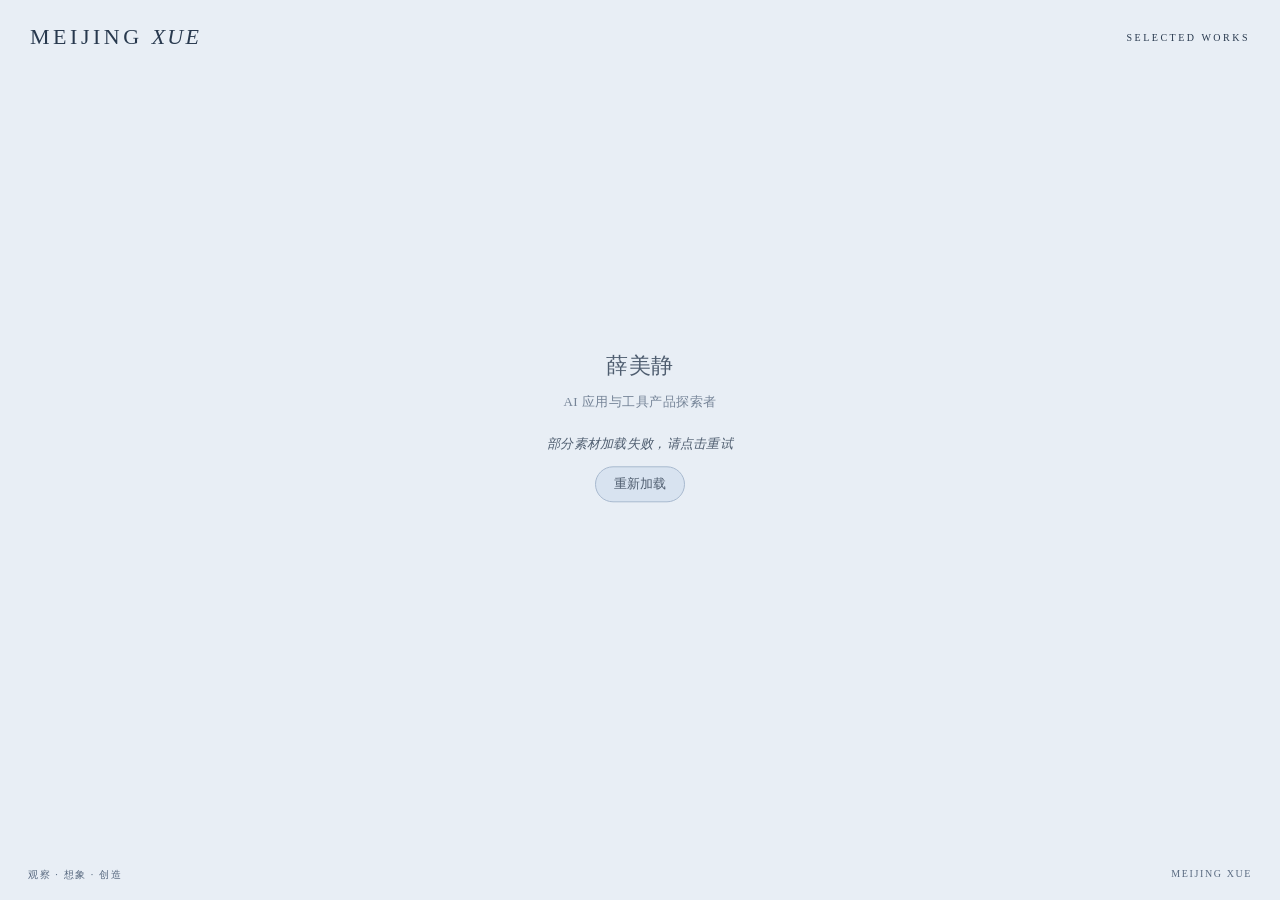
<file: index.html>
<!doctype html>
<html lang="zh-CN">
<head>
  <meta charset="UTF-8">
  <script src="/theme-bootstrap.js"></script>
  <meta name="viewport" content="width=device-width, initial-scale=1.0, viewport-fit=cover">
  <title>薛美静 · Selected Works</title>
  <meta name="description" content="薛美静的个人作品集：从真实问题出发，把想法做成有用的产品。AI 应用、产品设计与用户增长。">
  <meta property="og:title" content="薛美静 · Selected Works">
  <meta property="og:description" content="AI 应用与工具产品探索者 · 产品设计与用户增长">
  <meta property="og:image" content="/portfolio/share-preview.jpg">
  <meta property="og:type" content="website">
  <link rel="icon" type="image/svg+xml" href="/portfolio/favicon.svg">
  <link rel="apple-touch-icon" href="/portfolio/apple-touch-icon.png">
  <meta name="theme-color" content="#e8eef5">
  <script type="module" crossorigin src="/assets/main-abc89c419f.js"></script>
  <link rel="modulepreload" crossorigin href="/assets/modulepreload-polyfill-B5Qt9EMX.js">
  <link rel="modulepreload" crossorigin href="/assets/motion-config-52c8f05fcc.js">
  <link rel="modulepreload" crossorigin href="/assets/theme-B_pJRt1M.js">
  <link rel="stylesheet" crossorigin href="/assets/main-D0ELcEAL.css">
</head>
<body>
  <header class="portfolio-masthead" aria-label="薛美静的作品集">
    <a class="portfolio-wordmark" href="/" aria-label="回到作品集封面">MEIJING <span>XUE</span></a>
    <span class="portfolio-edition">SELECTED WORKS</span>
  </header>
  <main id="canvasContainer" aria-label="可翻阅的个人作品集">
    <div class="draggable">
      <button class="left navArrow" data-clickable="true" aria-label="上一页"><span>上一页</span></button>
      <button class="navArrow" data-clickable="true" aria-label="下一页"><span>下一页</span></button>
      <div class="extraResources">
        <p>谢谢翻阅，期待与你交流。</p>
        <ul><li><a href="mailto:1711363741@qq.com">联系我</a></li><li><a href="/">重新翻阅</a></li></ul>
      </div>
    </div>
    <div class="captions" aria-label="当前页文字"></div>
    <div class="pretext"><div class="wrapper"><div class="text">
      <a href="#page-1" class="enterButton"><span>翻开作品集</span></a>
      <p class="portfolio-intro">薛美静<br><span>AI 应用与工具产品探索者</span></p>
      <p class="loading" role="status">作品集加载中…</p>
    </div></div></div>
  </main>
  <footer class="portfolio-footer"><span>观察 · 想象 · 创造</span><span>MEIJING XUE</span></footer>
  <div id="CALC_HEIGHT_DIV" aria-hidden="true"></div>
  <script data-goatcounter="https://wanxuer-portfolio.goatcounter.com/count" async src="https://gc.zgo.at/count.js"></script>
</body>
</html>
</file>
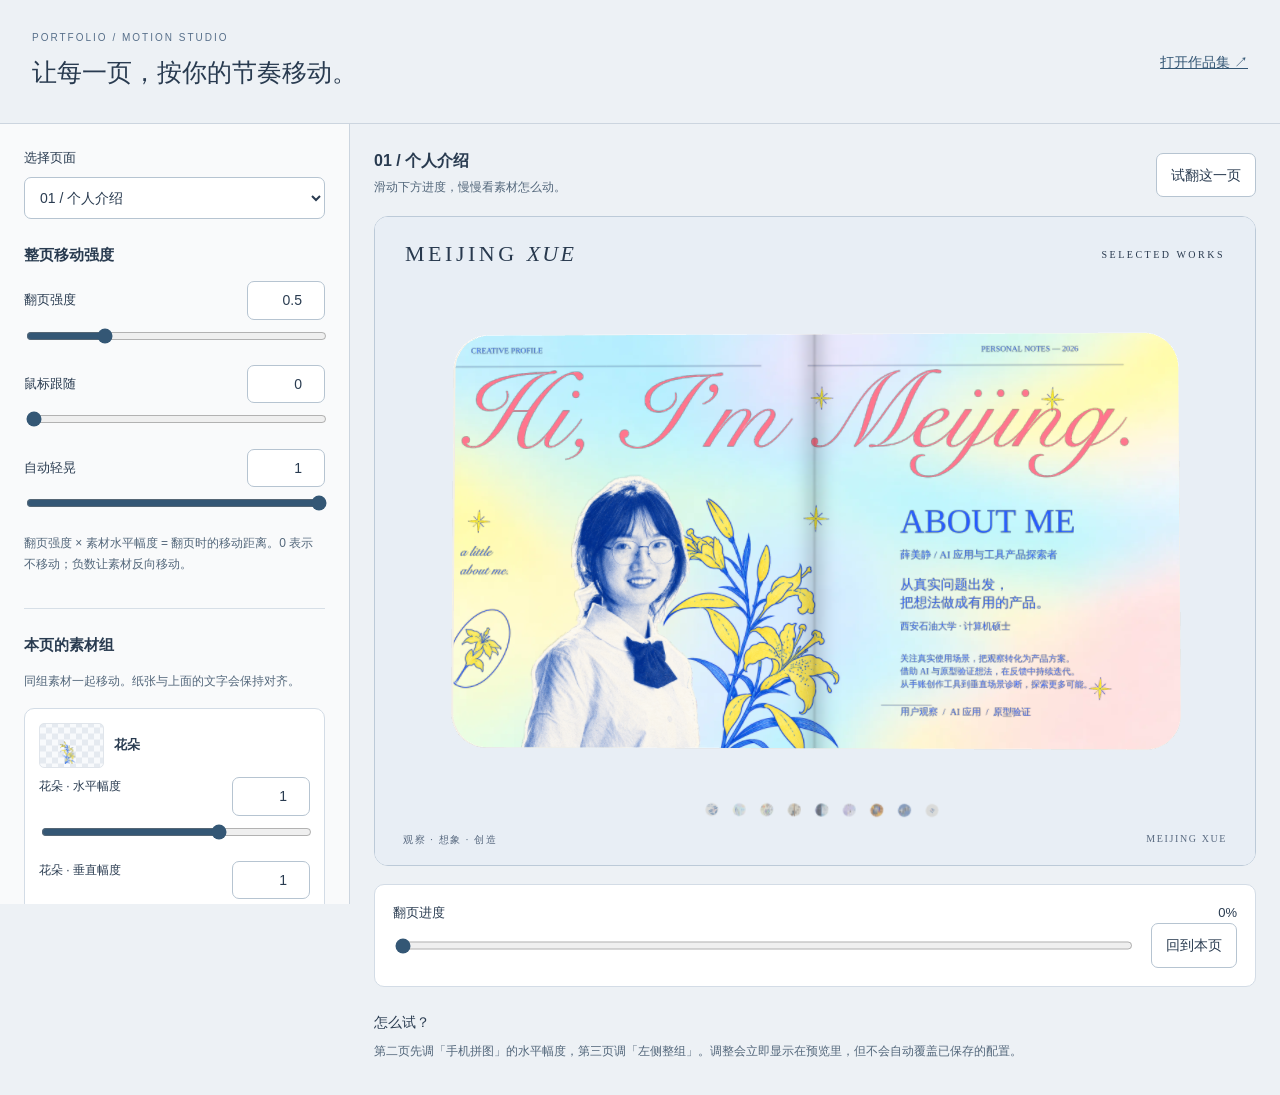
<file: motion-studio.html>
<!doctype html><html lang="zh-CN"><head><meta charset="UTF-8"><meta name="viewport" content="width=device-width,initial-scale=1"><title>逐页动效工作台 · Portfolio</title>  <script type="module" crossorigin src="/assets/motionStudio-DiL19Ide.js"></script>
  <link rel="modulepreload" crossorigin href="/assets/modulepreload-polyfill-B5Qt9EMX.js">
  <link rel="modulepreload" crossorigin href="/assets/motion-config-DzexP3sD.js">
  <link rel="stylesheet" crossorigin href="/assets/motionStudio-lGTEjR5i.css">
</head><body><header><div><small>PORTFOLIO / MOTION STUDIO</small><h1>让每一页，按你的节奏移动。</h1></div><a href="/" target="_blank" rel="noopener">打开作品集 ↗</a></header><main><aside><label for="page">选择页面</label><select id="page"></select><section><h2>整页移动强度</h2><div id="page-controls"></div><p>翻页强度 × 素材水平幅度 = 翻页时的移动距离。0 表示不移动；负数让素材反向移动。</p></section><section><h2>本页的素材组</h2><p>同组素材一起移动。纸张与上面的文字会保持对齐。</p><div id="groups"></div></section><section class="save-controls"><button id="save" class="primary">保存并应用到本机网站</button><div class="two"><button id="export">导出 JSON</button><button id="import-button">导入 JSON</button></div><input id="import" type="file" accept=".json,application/json" hidden><div class="two"><button id="reset-page">重置本页</button><button id="restore">撤销未保存调整</button></div><p id="status" role="status" aria-live="polite">正在加载预览，稍候即可调整。</p><p>保存仅作用于当前浏览器和网址。换设备可导入 JSON；修改后先保存，再刷新已打开的作品集。</p></section></aside><article><div class="toolbar"><div><strong id="page-title">真实书本预览</strong><p>滑动下方进度，慢慢看素材怎么动。</p></div><button id="replay" disabled>试翻这一页</button></div><div class="preview"><iframe id="preview" title="逐页动效实时预览" src="/?motion-preview=1"></iframe></div><div class="scrub"><label for="progress">翻页进度 <output id="progress-value">0%</output></label><input id="progress" type="range" min="0" max="95" step="1" value="0"><button id="settle">回到本页</button></div><div class="note"><strong>怎么试？</strong><p>第二页先调「手机拼图」的水平幅度，第三页调「左侧整组」。调整会立即显示在预览里，但不会自动覆盖已保存的配置。</p></div></article></main></body></html>
</file>
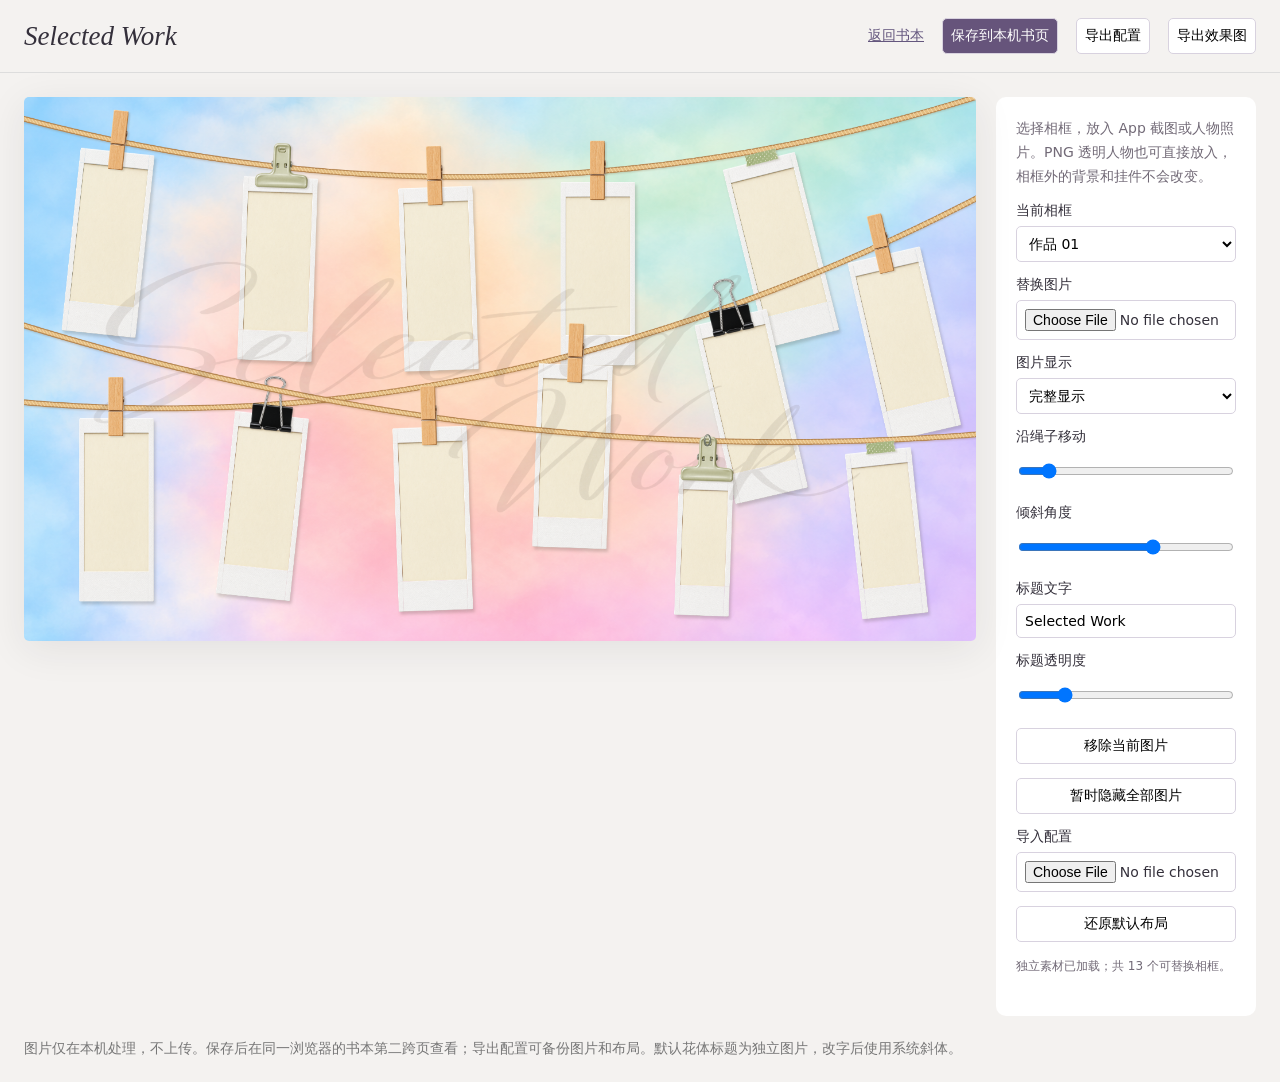
<file: selected-work.html>
<!doctype html><html lang="zh-CN"><head><meta charset="UTF-8"><meta name="viewport" content="width=device-width,initial-scale=1"><title>Selected Work · 分层编辑</title><style>
*{box-sizing:border-box}body{margin:0;background:#f4f2f0;color:#34303b;font:14px system-ui,sans-serif}header{padding:18px 24px;display:flex;gap:18px;align-items:center;flex-wrap:wrap;border-bottom:1px solid #ddd}h1{font:italic 27px Georgia;margin:0 auto 0 0}a{color:#64577e}main{display:grid;grid-template-columns:minmax(0,1fr) 260px;gap:20px;padding:24px}.stage{align-self:start;position:relative;box-shadow:0 8px 40px #28203315;overflow:hidden;border-radius:5px}canvas{width:100%;height:auto;display:block;touch-action:pan-y}aside{display:flex;flex-direction:column;gap:14px;background:#fff;padding:20px;border-radius:10px}label{display:grid;gap:6px}input,select,button{font:inherit;max-width:100%;padding:8px;border:1px solid #d8d2df;border-radius:5px;background:white}button{cursor:pointer}button.primary{background:#66547b;color:white}p{line-height:1.7;margin:0;color:#726a77}#status{min-height:40px;font-size:12px}footer{padding:0 24px 24px;color:#777}#file,#import{width:100%}@media(max-width:800px){main{grid-template-columns:1fr;padding:12px;gap:12px}aside{display:grid;grid-template-columns:1fr 1fr}aside p,#status{grid-column:1/-1}header{padding:14px}h1{font-size:24px}footer{padding:12px}}
</style>  <script type="module" crossorigin src="/assets/selectedWork-BqaB0qyA.js"></script>
  <link rel="modulepreload" crossorigin href="/assets/modulepreload-polyfill-B5Qt9EMX.js">
</head><body><header><h1>Selected Work</h1><a href="/#page-2">返回书本</a><button id="save" class="primary">保存到本机书页</button><button id="export">导出配置</button><button id="png">导出效果图</button></header><main><section class="stage" aria-label="作品墙预览"><canvas id="preview" width="1659" height="948" aria-label="13 个可替换图片相框，使用右侧选择器编辑"></canvas></section><aside><p>选择相框，放入 App 截图或人物照片。PNG 透明人物也可直接放入，相框外的背景和挂件不会改变。</p><label>当前相框<select id="card"></select></label><label>替换图片<input id="file" type="file" accept="image/png,image/jpeg,image/webp"></label><label>图片显示<select id="fit"><option value="contain">完整显示</option><option value="cover">铺满裁切</option></select></label><label>沿绳子移动<input id="x" type="range" min="40" max="1610" step="1"></label><label>倾斜角度<input id="angle" type="range" min="-20" max="20" step="1"></label><label>标题文字<input id="title" value="Selected Work" maxlength="50"></label><label>标题透明度<input id="opacity" type="range" min="0" max="0.6" step="0.01"></label><button id="remove">移除当前图片</button><button id="empty">暂时隐藏全部图片</button><label>导入配置<input id="import" type="file" accept="application/json,.json"></label><button id="reset">还原默认布局</button><p id="status" role="status" aria-live="polite">正在载入独立素材…</p></aside></main><footer>图片仅在本机处理，不上传。保存后在同一浏览器的书本第二跨页查看；导出配置可备份图片和布局。默认花体标题为独立图片，改字后使用系统斜体。</footer></body></html>
</file>
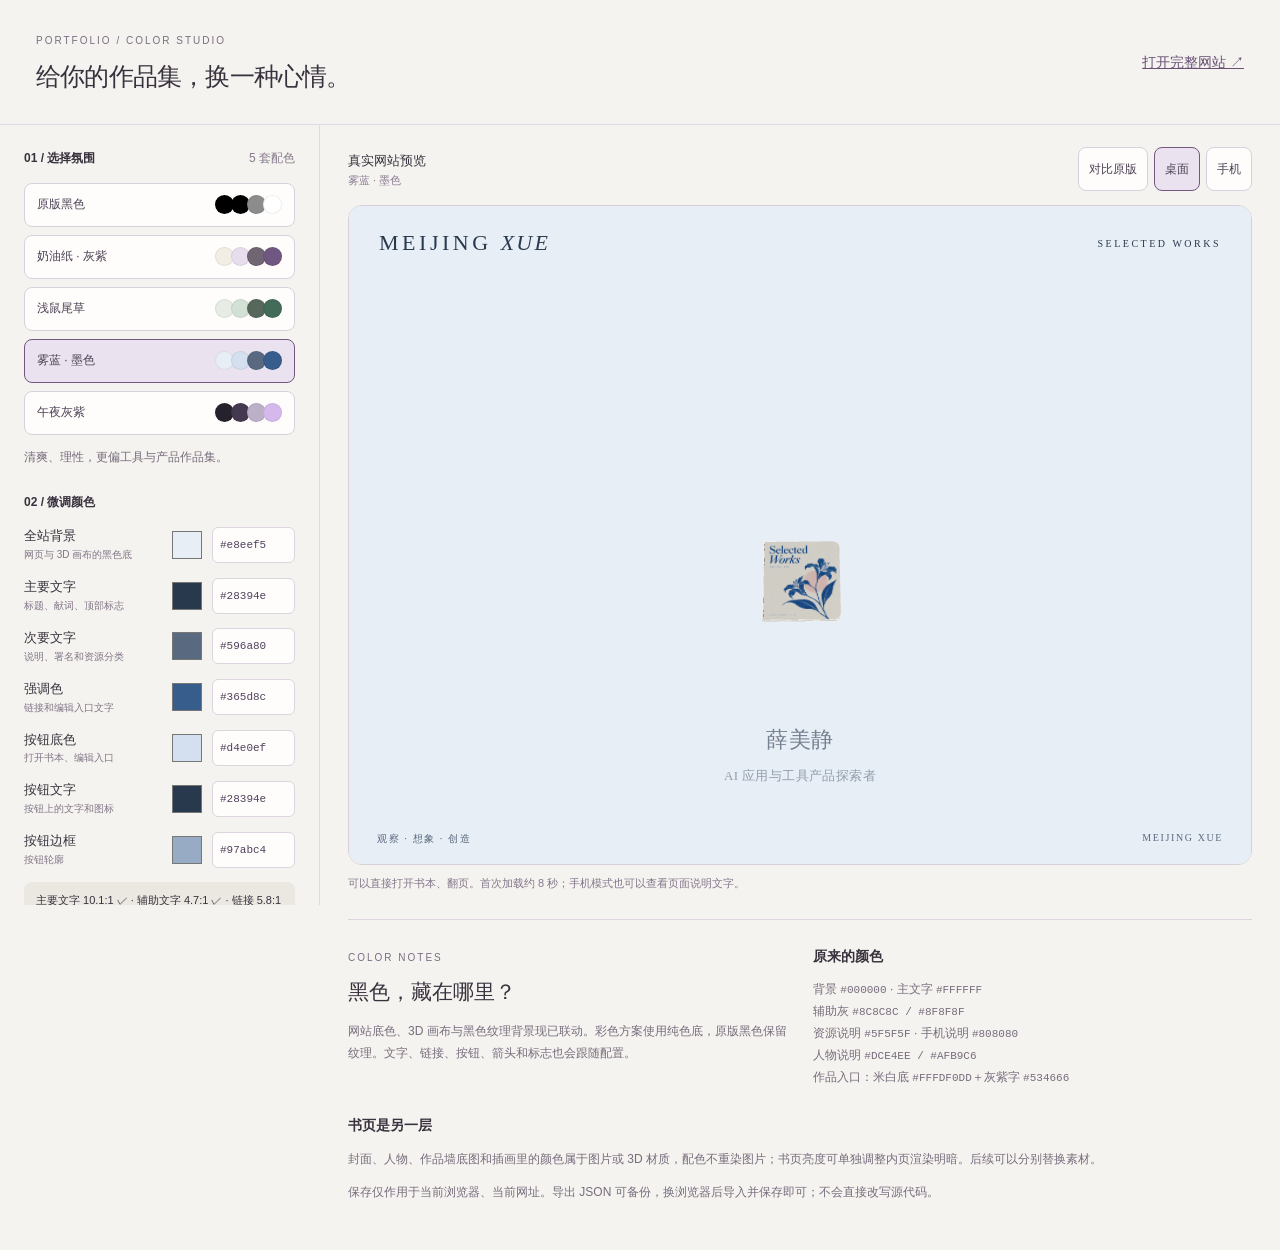
<file: theme-studio.html>
<!doctype html><html lang="zh-CN"><head><meta charset="UTF-8"><script src="/theme-bootstrap.js"></script><meta name="viewport" content="width=device-width,initial-scale=1"><title>配色工作台 · Portfolio</title>  <script type="module" crossorigin src="/assets/themeStudio-BTs63q-7.js"></script>
  <link rel="modulepreload" crossorigin href="/assets/modulepreload-polyfill-B5Qt9EMX.js">
  <link rel="modulepreload" crossorigin href="/assets/theme-B_pJRt1M.js">
  <link rel="stylesheet" crossorigin href="/assets/themeStudio--zKMBnk3.css">
</head><body><header><div><span class="eyebrow">PORTFOLIO / COLOR STUDIO</span><h1>给你的作品集，换一种心情。</h1></div><a href="/" target="_blank" rel="noopener">打开完整网站 ↗</a></header><main><aside><section><div class="section-title"><span>01 / 选择氛围</span><span>5 套配色</span></div><div id="presets"></div><p id="description"></p></section><section><div class="section-title">02 / 微调颜色</div><div id="colors"></div><div id="contrast"></div><div class="brightness-control"><div class="section-title"><label for="page-brightness">书页亮度</label><output id="brightness-value" for="page-brightness">100%</output></div><input id="page-brightness" type="range" min="70" max="160" step="1" value="100" aria-describedby="brightness-hint"><div class="brightness-scale"><span>70% · 更暗</span><span>160% · 更亮</span></div><p id="brightness-hint">只调内页内容，保留翻页阴影。建议先试 115%；100% 是原来的亮度，封面与背景不变。</p><div class="two"><button id="brightness-suggest">试试 115%</button><button id="brightness-reset">恢复 100%</button></div></div></section><section><div class="section-title">03 / 留下这套配色</div><label class="name-label" for="name">方案名称</label><input id="name" maxlength="60"><button id="save" class="primary">保存并应用到本机网站</button><div class="two"><button id="export">导出 JSON</button><button id="import-button">导入 JSON</button></div><input type="file" id="import" accept=".json,application/json" hidden><button id="restore">恢复上次保存</button><p id="status" role="status" aria-live="polite">预览不会自动覆盖已保存的配色。</p></section></aside><article><div class="preview-toolbar"><div><strong>真实网站预览</strong><span id="preview-label">当前方案</span></div><div class="toolbar-actions"><button id="compare" aria-pressed="false">对比原版</button><button id="desktop" aria-pressed="true">桌面</button><button id="mobile" aria-pressed="false">手机</button></div></div><div class="preview-surround" aria-busy="true"><iframe id="preview" style="visibility:hidden" title="可交互的翻书网站配色预览" src="/?theme-preview=1"></iframe></div><div class="preview-note">可以直接打开书本、翻页。首次加载约 8 秒；手机模式也可以查看页面说明文字。</div><section class="inventory"><div><span class="eyebrow">COLOR NOTES</span><h2>黑色，藏在哪里？</h2><p>网站底色、3D 画布与黑色纹理背景现已联动。彩色方案使用纯色底，原版黑色保留纹理。文字、链接、按钮、箭头和标志也会跟随配置。</p></div><div><h3>原来的颜色</h3><p>背景 <code>#000000</code> · 主文字 <code>#FFFFFF</code><br>辅助灰 <code>#8C8C8C / #8F8F8F</code><br>资源说明 <code>#5F5F5F</code> · 手机说明 <code>#808080</code><br>人物说明 <code>#DCE4EE / #AFB9C6</code><br>作品入口：米白底 <code>#FFFDF0DD</code>＋灰紫字 <code>#534666</code></p></div><div><h3>书页是另一层</h3><p>封面、人物、作品墙底图和插画里的颜色属于图片或 3D 材质，配色不重染图片；书页亮度可单独调整内页渲染明暗。后续可以分别替换素材。</p><p>保存仅作用于当前浏览器、当前网址。导出 JSON 可备份，换浏览器后导入并保存即可；不会直接改写源代码。</p></div></section></article></main></body></html>
</file>
<file: assets/main-D0ELcEAL.css>
@font-face{font-family:Canela Web;src:url([data-uri]) format("woff2");font-weight:400;font-style:normal}@font-face{font-family:Canela Web;src:url([data-uri]) format("woff2");font-weight:400;font-style:italic}nav{position:fixed;top:0;left:0;width:100%;height:100vh;flex-flow:row;justify-content:space-between;align-items:center;display:none}nav>canvas{position:absolute;top:0;left:0;z-index:-1}nav>h1{font-size:64px;line-height:125%;text-align:justify;letter-spacing:-.01em;margin-left:calc(var(--margin-sides)*2)}nav>h1 a{text-decoration:none;border-bottom:1px solid var(--color-text)}nav .nav-menu{width:calc(480px + var(--margin-sides));height:100%;display:flex;flex-flow:column;position:relative;padding-right:var(--margin-sides)}nav .nav-menu:before{content:"";position:absolute;width:1px;z-index:2;height:100%;background:var(--color-seperator);top:0;transform:translateZ(0);mix-blend-mode:darken;left:0}nav .nav-menu li,nav .nav-menu ul{list-style:none}nav .nav-menu .top-nav{font-size:16px;line-height:125%;padding:21px 30px 30px;height:116px}nav .nav-menu .section-nav{margin-top:calc(50vh - 217px);font-size:64px;line-height:125%;text-align:justify;letter-spacing:-.01em;padding:21px 30px 30px}nav .nav-menu a{text-decoration:none}nav .nav-menu a sup{opacity:0}nav .nav-menu a.active{font-style:italic}nav .nav-menu a.active sup{opacity:1}.nav-bg{position:absolute;top:0;left:0;width:100%;height:100vh;background:var(--color-bg);visibility:hidden}.debug-menu .gsap-marker-end,.debug-menu .gsap-marker-scroller-end,.debug-menu .gsap-marker-scroller-start,.debug-menu .gsap-marker-start{display:none!important}.debug-menu .dg.ac,.debug-menu .menu-button,.debug-menu .nav-separator,.debug-menu nav .nav-menu,.debug-menu nav h1{display:none}@keyframes bookHover{0%{background-position:0}to{background-position:-300%}}:root{--color-text:#fff;--color-bg:#000;--window-height:100vh}body,html{background:var(--color-bg);color:var(--color-text);font-family:Canela Web,sans-serif;margin:0;padding:0;height:var(--window-height);overflow:hidden}a{color:inherit}canvas{outline:none}*{box-sizing:border-box;margin:0;padding:0}h1,h2,h3,h4,h5,h6{font-weight:400}#CALC_HEIGHT_DIV{position:fixed;pointer-events:none;visibility:hidden;height:100vh!important;top:-100vh;left:-100vw}.draggable{width:1300%;height:100%}#canvasContainer,.draggable{position:absolute;top:0;left:0}#canvasContainer{right:0;bottom:0;overflow:hidden}.helloMondayLink{position:absolute;bottom:15px;left:15px;font-style:normal;font-weight:400;font-size:10px;line-height:12px;color:#8f8f8f;text-decoration:none;transition:opacity .5s;opacity:.5;z-index:1000000;letter-spacing:.02em}@media screen and (max-width:500px){.helloMondayLink{bottom:5px;left:5px}}@media screen and (min-height:600px)and (min-width:600px){.helloMondayLink{font-size:12px}}.helloMondayLink:hover{text-decoration:underline;opacity:1}.helloMondayLink span{color:#fff}.rightLinks{opacity:.5;position:absolute;bottom:15px;right:15px;font-style:normal;font-weight:400;font-size:10px;line-height:12px;color:#8f8f8f;display:flex;flex-flow:row;letter-spacing:.02em;transition:opacity .5s;z-index:1000000}@media screen and (max-width:500px){.rightLinks{bottom:5px;right:5px}}@media screen and (min-height:600px)and (min-width:600px){.rightLinks{font-size:12px}}.rightLinks:hover{opacity:1}.rightLinks span{margin-right:18px}@media screen and (max-width:650px){.rightLinks span{margin-right:5px}}.rightLinks div:first-child{margin-right:60px}.rightLinks div:first-child span{margin-right:4px}.rightLinks div:first-child a{margin-left:14px}@media screen and (max-width:650px){.rightLinks div:first-child a{margin-left:5px}}.rightLinks a{text-decoration:none;color:#fff}.rightLinks a:hover{text-decoration:underline}@media screen and (max-width:500px){.rightLinks .social{display:none}}.pretext{position:absolute;display:flex;flex-flow:column;justify-content:flex-end;left:0;width:100%;padding-bottom:30px;top:50%;pointer-events:none;transition:1s ease-in-out}@media screen and (min-height:740px){.pretext{padding-bottom:40px;font-size:16px}}.pretext .text{transform:translateY(calc(-50% - 20px));font-size:13px;padding-bottom:60px;padding-left:10px;padding-right:10px;text-align:center;line-height:140%;letter-spacing:.03em;margin-top:calc(var(--window-height)*.03);display:flex;flex-flow:column;align-items:center}@media screen and (min-height:740px){.pretext .text{font-size:15px}}@media screen and (min-height:900px){.pretext .text{font-size:16px}}.pretext .text .loading{pointer-events:none;font-size:13px;letter-spacing:.02em;font-style:italic;margin-top:20px;opacity:.8}.pretext .text>p{opacity:.8}.pretext .text span{font-style:italic;font-weight:300;font-size:87.5%;color:#8c8c8c}.pretext .text span.love{color:#fff;display:inline-block;margin-bottom:.5em;font-style:normal;font-size:125%}.pretext .text span.mondayteers{color:#fff;display:inline-block;font-style:normal;font-size:87.5%;margin-top:.5em}.pretext>.wrapper{width:100%;max-width:393px;margin:0 auto;display:flex;flex-flow:column;align-items:center}.pretext>.wrapper,.pretext>.wrapper .text p{transition:1s ease-in-out}.pretext>svg{width:100%}.pretext .enterButton{opacity:0;pointer-events:none;position:absolute;top:-60px;width:140px;height:41px;display:flex;flex-flow:row;justify-content:center;align-items:center;background:url([data-uri]) no-repeat;background-size:100%;text-decoration:none}@media screen and (min-height:700px){.pretext .enterButton{position:absolute;top:-100px}}@media screen and (min-height:740px){.pretext .enterButton{width:181px;height:53px;max-width:183px}}.pretext .enterButton:before{content:"";width:21px;height:21px;display:block;position:static;background:url([data-uri]);background-size:300% 100%}.pretext .enterButton span{font-size:12px!important;font-style:normal!important;color:#fff!important;margin-left:10px}.pretext .enterButton:hover:before{animation:bookHover .5s steps(3) infinite}.pretext.hide{pointer-events:none;opacity:0}.pretext.hide .wrapper{transition:.5s ease-in-out;transform:translateY(calc(var(--window-height)*.47 + 220px));opacity:0}body.loaded .wrapper{transform:translateY(calc(var(--window-height)*.47 - 20px))}body.loaded .wrapper .text p{opacity:.6;transition:opacity .5s}body.loaded .wrapper .text p:hover{opacity:1}@media screen and (min-width:500px){body.loaded .wrapper{transform:translateY(calc(var(--window-height)*.47 - 40px))}}.navArrow{position:fixed;top:calc(50% + var(--bookPixelWidth)*.57143*.5);width:calc(50% - 10px);bottom:0;display:none;outline:none;border:none;cursor:pointer;text-indent:-9990px;color:transparent;background:none;overflow:hidden;right:0;padding-right:10px;z-index:100000;pointer-events:none;opacity:0;align-items:center;justify-content:center;-webkit-tap-highlight-color:transparent}@media screen and (min-width:1024px){.navArrow{display:flex;top:0;width:calc(50vw - var(--bookPixelWidth)*.5)}}.navArrow span{display:none}.navArrow:before{content:"";display:block;background:url(/sites/howtotalktowhitekidsaboutracism-com-b72b0d3b/root-8a5edab2/arrow.3779d7ca.png) no-repeat 50%;background-size:100% 100%;width:30px;height:12px;transform:scaleX(-1) translateZ(0);transition:transform .2s}@media screen and (min-width:1300px){.navArrow:before{width:60px;height:24px}}.navArrow.left{left:0;right:auto}.navArrow.left:before{transform:translateZ(0)}.navArrow:hover:before{transform:scaleX(-1) translate3d(-20px,0,0) rotate(-10deg)}.navArrow:hover.left:before{transform:translate3d(-20px,0,0) rotate(-10deg)}.extraResources{position:fixed;right:0;top:0;min-width:320px;width:50vw;height:100%;display:flex;flex-flow:column;justify-content:center;padding-left:64px;padding-right:10px;font-weight:400;pointer-events:none;visibility:hidden}@media screen and (max-width:600px){.extraResources{padding-bottom:200px}}@media screen and (min-width:600px){.extraResources{padding-left:20px}}@media screen and (min-width:660px){.extraResources{padding-left:60px}}.extraResources p,.extraResources span{font-style:italic;font-size:14px;letter-spacing:.02em;line-height:140%;color:#5f5f5f}@media screen and (min-width:900px){.extraResources p,.extraResources span{font-size:16px}}.extraResources>p{padding-bottom:17px}@media screen and (min-width:900px){.extraResources>p{padding-bottom:31px}}.extraResources li,.extraResources ul{padding:0;margin:0;list-style:none}.extraResources li a,.extraResources ul a{text-decoration:none;background:url(/sites/howtotalktowhitekidsaboutracism-com-b72b0d3b/root-8a5edab2/open_link.9c13ce2f.png) no-repeat 0;background-size:13px 14px;padding-left:25px;margin-left:-25px;position:relative;font-size:15px}@media screen and (min-width:900px){.extraResources li a,.extraResources ul a{background-size:18px 19px;padding-left:33px;margin-left:-33px;font-size:20px}}.extraResources li a:before,.extraResources ul a:before{position:absolute;bottom:-2px;pointer-events:none;content:"";width:calc(100% - 25px);height:1px;background:#fff;opacity:0;transition:.3s}@media screen and (min-width:900px){.extraResources li a:before,.extraResources ul a:before{width:calc(100% - 33px)}}.extraResources li a:hover:before,.extraResources ul a:hover:before{opacity:1}.extraResources li span,.extraResources ul span{display:block}@media screen and (min-width:600px){.extraResources li span,.extraResources ul span{font-size:20px}}.extraResources li{padding-bottom:12px}@media screen and (min-width:900px){.extraResources li{padding-bottom:42px}}.captions{position:absolute;bottom:100px;top:calc(50% + var(--bookPixelWidth)*.57143*.5 - 100px);left:0;width:100%;z-index:2;pointer-events:none;visibility:hidden;opacity:0}@media screen and (min-width:601px){.captions{display:none}}.captions .caption{width:100%;opacity:0;position:absolute;text-rendering:geometricPrecision;display:flex;flex-flow:column;align-items:center;padding:20px 15px 5px}.captions .caption h2{font-size:16px;color:#fff;margin-bottom:4px}.captions .caption h2,.captions .caption p{text-align:center;line-height:130%;font-weight:400;max-width:400px}.captions .caption p{font-size:14px;color:gray}@media screen and (orientation:landscape)and (max-width:960px)and (max-height:540px){.captions,.helloMondayLink,.navArrow,.rightLinks{display:none!important}.extraResources{position:absolute}.pretext{top:0}.pretext,.pretext .text{padding-bottom:0;height:100vh}.pretext .text{transform:translateY(0);margin-top:0;margin-bottom:0;display:flex;flex-flow:column;justify-content:center}.pretext .enterButton{top:calc(var(--window-height)*-.47 + 50px)}body:before{content:"Please scroll down to enter fullscreen";font-size:20px;font-style:italic;box-sizing:border-box;display:block;position:sticky;top:0;height:164px;text-align:center;padding-top:90px;padding-bottom:50px;background:#000}body:after{position:absolute;content:"";background:linear-gradient(180deg,transparent,rgba(0,0,0,.8799894958) 50%,#000);width:100%;height:60px;left:0;display:block;top:104px;z-index:100}#canvasContainer{position:sticky;top:0;bottom:auto;height:100vh}body,html{overflow:unset}}.captions .profile-caption{gap:6px;font-family:PingFang SC,Microsoft YaHei,sans-serif}.captions .profile-caption h2{font-family:inherit;font-size:19px;line-height:1.4}.captions .profile-caption p{font-family:inherit;color:var(--theme-muted, #dce4ee);font-size:16px;line-height:1.45}.captions .profile-caption .profile-portrait-note{font-size:12px;color:var(--theme-muted, #afb9c6)}.works-editor-link{position:fixed;bottom:42px;left:18px;z-index:100;padding:9px 13px;border-radius:20px;background:var(--theme-surface, #fffdf0dd);color:var(--theme-accent, #534666);font:12px system-ui;text-decoration:none}.helloMondayLink,.rightLinks,.pretext .text span,.extraResources p,.extraResources span,.captions .caption p,.captions .profile-caption p,.captions .profile-caption .profile-portrait-note{color:var(--theme-muted)}.helloMondayLink span,.pretext .text span.love,.pretext .text span.mondayteers,.captions .caption h2{color:var(--theme-text)}.rightLinks a,.extraResources a,.captions a{color:var(--theme-accent)}.extraResources li a:before,.extraResources ul a:before{background:var(--theme-accent)}.pretext .enterButton{background:var(--theme-surface);border:1px solid var(--theme-border);border-radius:50%}.pretext .enterButton span{color:var(--theme-onSurface)!important}.pretext .enterButton:before{background:var(--theme-onSurface);-webkit-mask:url(/sites/howtotalktowhitekidsaboutracism-com-b72b0d3b/root-8a5edab2/arrow.3779d7ca.png) center/contain no-repeat;mask:url(/sites/howtotalktowhitekidsaboutracism-com-b72b0d3b/root-8a5edab2/arrow.3779d7ca.png) center/contain no-repeat}.navArrow:before{background:var(--theme-text);-webkit-mask:url(/sites/howtotalktowhitekidsaboutracism-com-b72b0d3b/root-8a5edab2/arrow.3779d7ca.png) center/100% 100% no-repeat;mask:url(/sites/howtotalktowhitekidsaboutracism-com-b72b0d3b/root-8a5edab2/arrow.3779d7ca.png) center/100% 100% no-repeat}.works-editor-link,.theme-editor-link{background:var(--theme-surface);color:var(--theme-accent);border:1px solid var(--theme-border)}.theme-editor-link{position:fixed;bottom:82px;left:18px;z-index:1000001;padding:9px 13px;border-radius:20px;font:12px system-ui;text-decoration:none}.theme-preview .theme-editor-link,.theme-preview .works-editor-link{display:none}a:focus-visible,button:focus-visible{outline:2px solid var(--theme-accent);outline-offset:4px}@media screen and (orientation:landscape)and (max-width:960px)and (max-height:540px){body:before{background:var(--theme-background)}body:after{background:linear-gradient(180deg,transparent,var(--theme-background))}}#canvasContainer{overflow:clip}@font-face{font-family:Portfolio Laries;src:url(/portfolio/fonts/YAFBcV2aT9Y.woff2) format("woff2");font-display:block}@font-face{font-family:Portfolio Hand;src:url(/portfolio/fonts/portfolio-hand-subset.woff2) format("woff2");font-display:swap}@font-face{font-family:Portfolio Jeepers;src:url(/portfolio/fonts/YACgERFuAbY.woff2) format("woff2");font-display:block}#portfolio-copy{position:fixed;left:0;top:0;transform-origin:0 0;z-index:5;pointer-events:none;transition:opacity .15s;isolation:isolate;overflow:hidden}.portfolio-text{position:absolute;box-sizing:border-box;white-space:pre-wrap;overflow-wrap:break-word;font-weight:400;letter-spacing:0;-webkit-user-select:text;user-select:text;text-shadow:none}.editing-portfolio #portfolio-copy{pointer-events:auto}.portfolio-text[contenteditable=true]{outline:1px dashed #ffffff90;cursor:text}.portfolio-text[contenteditable=true]:focus{outline:2px solid #345cff;background:#ffffff18}.portfolio-edit-controls{position:fixed;left:18px;bottom:42px;display:flex;gap:7px;z-index:101}.portfolio-edit-controls button{font:12px system-ui;border:1px solid #ffffff44;border-radius:20px;padding:9px 13px;color:var(--theme-accent,#534666);background:var(--theme-surface,#fffdf0dd);cursor:pointer}.works-editor-link{display:none}@media(max-width:600px)and (orientation:portrait){.portfolio-edit-controls{bottom:12px;left:10px}.captions .profile-caption{overflow:auto;max-height:38vh;pointer-events:auto}.captions .profile-caption p{white-space:pre-line;font-family:Songti SC,STSong,SimSun,serif}}#portfolio-copy{z-index:100001}.portfolio-edit-controls{z-index:1000001}@media(max-width:600px)and (orientation:portrait){.captions{position:fixed;z-index:100001;bottom:120px;pointer-events:none}.captions .profile-caption{padding:0 20px 15px;max-height:100%;pointer-events:auto}.captions .profile-caption p{color:var(--theme-text,#fff);font-size:16px}}.pretext{z-index:100002}.pretext.hide{visibility:hidden}.captions{display:none!important}.portfolio-masthead{position:fixed;inset:24px 30px auto;z-index:100002;display:flex;align-items:center;justify-content:space-between;gap:16px;color:var(--theme-text,#28394e);pointer-events:none}.portfolio-wordmark{pointer-events:auto;text-decoration:none;color:inherit;font:22px Baskerville,Times New Roman,serif;letter-spacing:.16em;white-space:nowrap}.portfolio-wordmark span{font-style:italic;letter-spacing:.1em}.portfolio-edition{font:10px Baskerville,Times New Roman,serif;letter-spacing:.25em}.portfolio-footer{position:fixed;inset:auto 28px 18px;display:flex;justify-content:space-between;gap:16px;pointer-events:none;color:var(--theme-muted,#596a80);font:10px Songti SC,serif;letter-spacing:.16em;z-index:100002}.pretext .portfolio-intro{font:22px Songti SC,serif;color:var(--theme-text,#28394e)}.pretext .portfolio-intro span{display:inline-block;font:13px Songti SC,serif!important;margin-top:12px;color:var(--theme-muted,#596a80)}.portfolio-edit-controls .portfolio-admin{display:none}.portfolio-edit-controls{left:auto;right:24px;bottom:42px}.portfolio-edit-controls button{font-family:Songti SC,serif}@media(max-width:600px){.portfolio-masthead{inset:20px 22px auto}.portfolio-wordmark{font-size:18px}.portfolio-edition{font-size:8px;letter-spacing:.15em}.portfolio-footer{inset:auto 20px 14px;font-size:9px}.portfolio-edit-controls{left:auto;right:18px;bottom:38px}}.portfolio-edit-controls{bottom:78px}@media(max-width:600px){.portfolio-edit-controls{bottom:78px}}.portfolio-admin-mode .portfolio-edit-controls{left:18px;right:auto;bottom:42px}#portfolio-contact{position:fixed;left:0;top:0;transform-origin:0 0;z-index:100001;pointer-events:none;visibility:hidden}#portfolio-contact a{position:absolute;left:960px;top:750px;width:480px;height:105px;pointer-events:auto;cursor:pointer;border-radius:18px}#portfolio-contact a:hover{background:#ffffff18;box-shadow:0 0 0 2px #fff6}#portfolio-contact a:focus-visible{outline:4px solid #fff;outline-offset:6px}.portfolio-edit-controls a{font:12px Songti SC,serif;border:1px solid #ffffff44;border-radius:20px;padding:9px 13px;color:var(--theme-accent,#534666);background:var(--theme-surface,#fffdf0dd);text-decoration:none}
</file>
<file: assets/motionStudio-lGTEjR5i.css>
:root{font:14px/1.6 -apple-system,BlinkMacSystemFont,PingFang SC,sans-serif;color:#293b50;background:#edf1f5}*{box-sizing:border-box}body{margin:0}header{padding:25px 32px;border-bottom:1px solid #ccd5df;display:flex;justify-content:space-between;align-items:center;gap:16px}small{font-size:10px;letter-spacing:.2em;color:#58708b}h1{font:500 25px/1.4 Songti SC,serif;margin:8px 0}a{color:#345775}main{display:grid;grid-template-columns:350px minmax(0,1fr)}aside{background:#f9fafb;border-right:1px solid #ccd5df;padding:24px;max-height:calc(100vh - 120px);overflow:auto}article{padding:24px;min-width:0}h2{font-size:15px;font-weight:600;margin:0 0 14px}section{border-bottom:1px solid #d7dfe7;padding:24px 0}label{display:block;font-size:13px;font-weight:500}p{font-size:12px;color:#53677b;margin:8px 0;line-height:1.8}select,button,input[type=number]{font:inherit;border:1px solid #b6c4d1;border-radius:7px;background:#fff;color:#293b50}select{width:100%;padding:11px;margin-top:8px}button{padding:10px 14px;min-height:44px;cursor:pointer}button:hover{background:#e4ebf3}button:disabled{opacity:.5;cursor:wait}button:focus-visible,input:focus-visible,select:focus-visible{outline:3px solid #668cbe;outline-offset:2px}.primary{background:#345775;color:#fff;border-color:#345775;width:100%;margin-bottom:10px}.primary:hover{background:#28465f}.two{display:grid;grid-template-columns:1fr 1fr;gap:8px;margin-bottom:8px}.control{margin:12px 0}.control-top{display:flex;justify-content:space-between;align-items:center;gap:8px}.control input[type=number]{width:78px;padding:7px;text-align:right}.control input[type=range],#progress{width:100%;min-height:36px;accent-color:#345775;cursor:pointer}.group{margin-top:16px;padding:14px;border:1px solid #d3dce6;border-radius:10px;background:#fff}.group-title{display:flex;gap:10px;align-items:center;font-size:13px;font-weight:600}.thumb{width:65px;height:45px;object-fit:contain;background:repeating-conic-gradient(#e5eaf0 0 25%,#f8fafc 0 50%) 0/12px 12px;border:1px solid #e0e5eb;border-radius:5px}.text-thumb{display:grid;place-items:center;color:#345775;font:24px Georgia}.toolbar{display:flex;align-items:center;justify-content:space-between;gap:16px;margin-bottom:14px}.toolbar strong{font-size:16px}.toolbar p{margin:3px 0}.preview{height:650px;border:1px solid #bccad8;border-radius:14px;overflow:hidden;background:#e8eef5}iframe{width:100%;height:100%;border:0}.scrub{margin-top:18px;padding:18px;background:#fff;border:1px solid #d3dce6;border-radius:10px;display:grid;grid-template-columns:1fr auto;gap:0 20px}.scrub label{grid-column:1/-1;display:flex;justify-content:space-between}.note{margin-top:24px;max-width:700px}.note strong{font-weight:500}#status{min-height:40px}.save-controls{border-bottom:0}@media(min-width:1600px){.preview{height:760px}}@media(max-width:850px){header{padding:16px}h1{font-size:20px}main{display:flex;flex-direction:column}article{order:-1;padding:16px}aside{max-height:none;border:0;padding:20px}.preview{height:520px}header a{font-size:12px;white-space:nowrap}}@media(prefers-reduced-motion:reduce){*{scroll-behavior:auto!important}}.control{margin:9px 0}.control input[type=range]{min-height:28px}.group .control label{font-size:12px}.group .control-top{align-items:start}
</file>
<file: assets/themeStudio--zKMBnk3.css>
:root{font:14px/1.6 -apple-system,BlinkMacSystemFont,PingFang SC,sans-serif;color:#38323e;background:#f5f3ef}*{box-sizing:border-box}body{margin:0}header{padding:28px 36px;display:flex;align-items:center;justify-content:space-between;border-bottom:1px solid #dfd9e1;gap:20px}h1{font-size:25px;letter-spacing:-.8px;font-weight:500;margin:6px 0 0}a{color:#685175}h2{font-weight:500;font-size:21px;margin:8px 0}h3{font-size:14px;margin:0 0 9px}.eyebrow{font-size:10px;letter-spacing:2px;color:#796c82}main{display:grid;grid-template-columns:320px minmax(0,1fr)}aside{border-right:1px solid #dfd9e1;padding:24px;max-height:calc(100vh - 120px);overflow:auto}section+section{margin-top:25px}.section-title{display:flex;justify-content:space-between;font-size:12px;font-weight:600;margin-bottom:14px}.section-title span+span{color:#85798c;font-weight:400}button,input{font:inherit}button{cursor:pointer;background:#fffdfb;color:#4d4256;border:1px solid #d9d0de;border-radius:8px;min-height:44px;padding:9px 12px;transition:background .15s}button:hover{background:#ece5ef}button:focus-visible,input:focus-visible,a:focus-visible{outline:2px solid #765287;outline-offset:3px}button[aria-pressed=true]{border-color:#735781;background:#eae2ee}#presets{display:grid;gap:8px}.preset{display:flex;align-items:center;justify-content:space-between;text-align:left;font-size:12px}.swatches{display:flex}.swatches i{width:19px;height:19px;border-radius:50%;margin-left:-3px;border:1px solid #0001}p{color:#776c7d;font-size:12px;line-height:1.8;margin:12px 0 0}.color-row{display:grid;grid-template-columns:1fr 34px 83px;gap:8px;align-items:center;margin:14px 0}.color-row label{font-size:13px}.color-row small{display:block;color:#817587;font-size:10px}input[type=color]{width:34px;height:36px;border:0;padding:0;background:none;cursor:pointer}input[type=text],#name{width:100%;min-width:0;border:1px solid #ddd4df;border-radius:6px;background:#fffdfb;color:#51425d;padding:9px 7px}input:invalid{border-color:#ad4334}input.hex{font:11px ui-monospace,monospace;height:36px}.primary{background:#6e567d;color:#fff;border-color:#6e567d;width:100%;margin:10px 0}.primary:hover{background:#5d476b}.two{display:grid;grid-template-columns:1fr 1fr;gap:8px}#restore{width:100%;margin-top:8px}.name-label{display:block;font-size:12px;margin-bottom:6px}#contrast{padding:10px 12px;background:#ebe7e1;border-radius:8px;font-size:11px}article{padding:22px 28px;min-width:0}.preview-toolbar{display:flex;justify-content:space-between;align-items:center;gap:10px;margin-bottom:14px}.preview-toolbar strong{font-weight:500;font-size:13px}#preview-label{display:block;color:#8b7b93;font-size:11px}.toolbar-actions{display:flex;gap:6px}.toolbar-actions button{font-size:12px;padding:8px 10px}.preview-surround{display:flex;justify-content:center;background:#e1ddd8;border:1px solid #d7ced8;border-radius:14px;overflow:hidden;padding:0;height:660px}iframe{width:100%;height:100%;border:0;background:#000}iframe.mobile{max-width:390px}.preview-note{font-size:11px;color:#83768b;margin-top:10px}.inventory{display:grid;grid-template-columns:1fr 1fr;gap:26px;border-top:1px solid #ddd4df;margin-top:26px;padding:25px 0}.inventory>div:last-child{grid-column:1/-1}code{font-size:11px}#status{min-height:44px}@media(min-width:1600px){.preview-surround{height:760px}}@media(max-width:1000px){header{padding:20px}main{grid-template-columns:285px minmax(0,1fr)}aside{padding:18px}article{padding:18px}.preview-toolbar{align-items:start;flex-direction:column}.inventory{grid-template-columns:1fr}.inventory>div:last-child{grid-column:auto}}@media(max-width:700px){header{align-items:start}h1{font-size:20px}header>a{font-size:12px;white-space:nowrap}main{display:flex;flex-direction:column}article{order:-1;padding:14px}aside{max-height:none;border:0;border-top:1px solid #ddd4df;padding:22px}.preview-surround{height:590px}.inventory{display:none}.preview-toolbar{flex-direction:row}#colors{display:grid;grid-template-columns:1fr}.preview-note{font-size:10px}}@media(prefers-reduced-motion:reduce){*{transition:none!important}}.brightness-control{margin-top:22px;padding-top:18px;border-top:1px solid #ddd4df}.brightness-control .section-title{margin-bottom:2px}.brightness-control output{font-variant-numeric:tabular-nums;color:#705781}.brightness-control input[type=range]{display:block;width:100%;min-height:44px;margin:0;accent-color:#705781;cursor:pointer}.brightness-scale{display:flex;justify-content:space-between;color:#817587;font-size:11px}.brightness-control .two{margin-top:12px}.preview-surround,iframe{background:var(--preview-background,#000000)}
</file>
